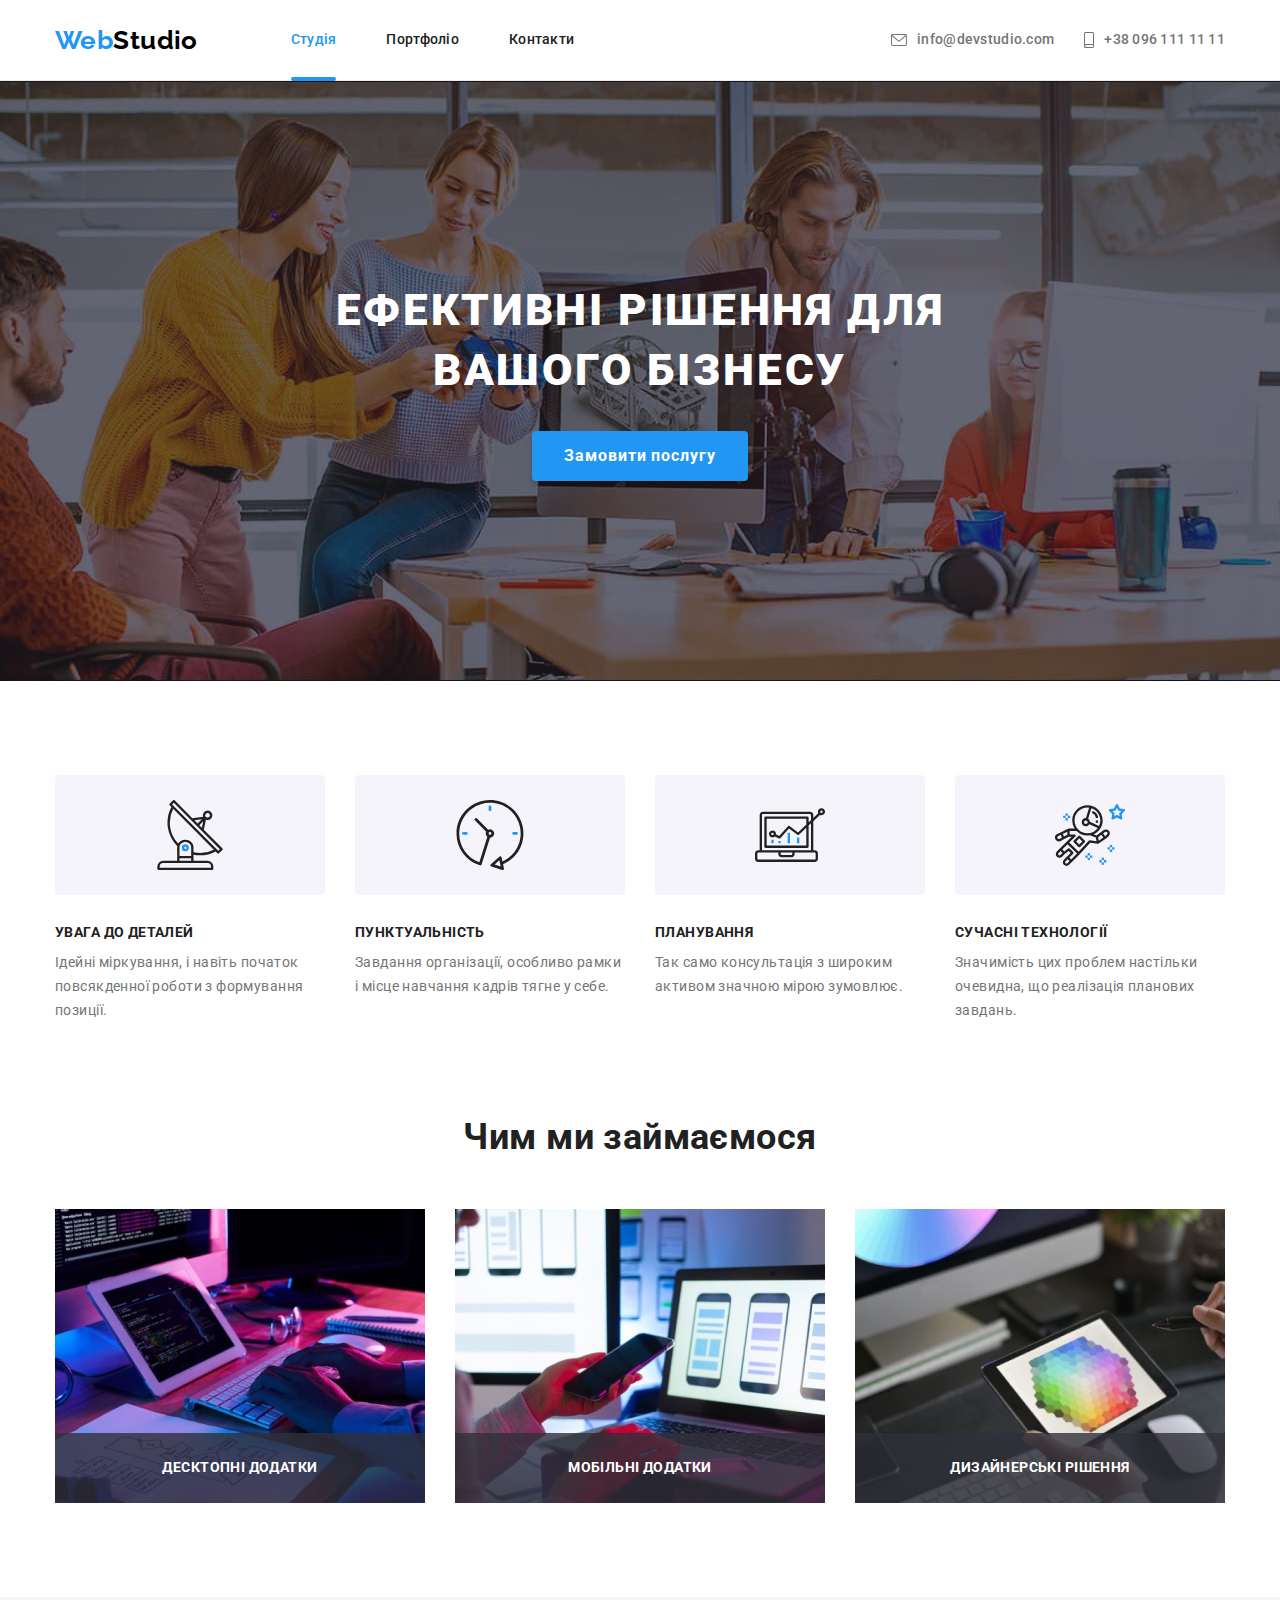
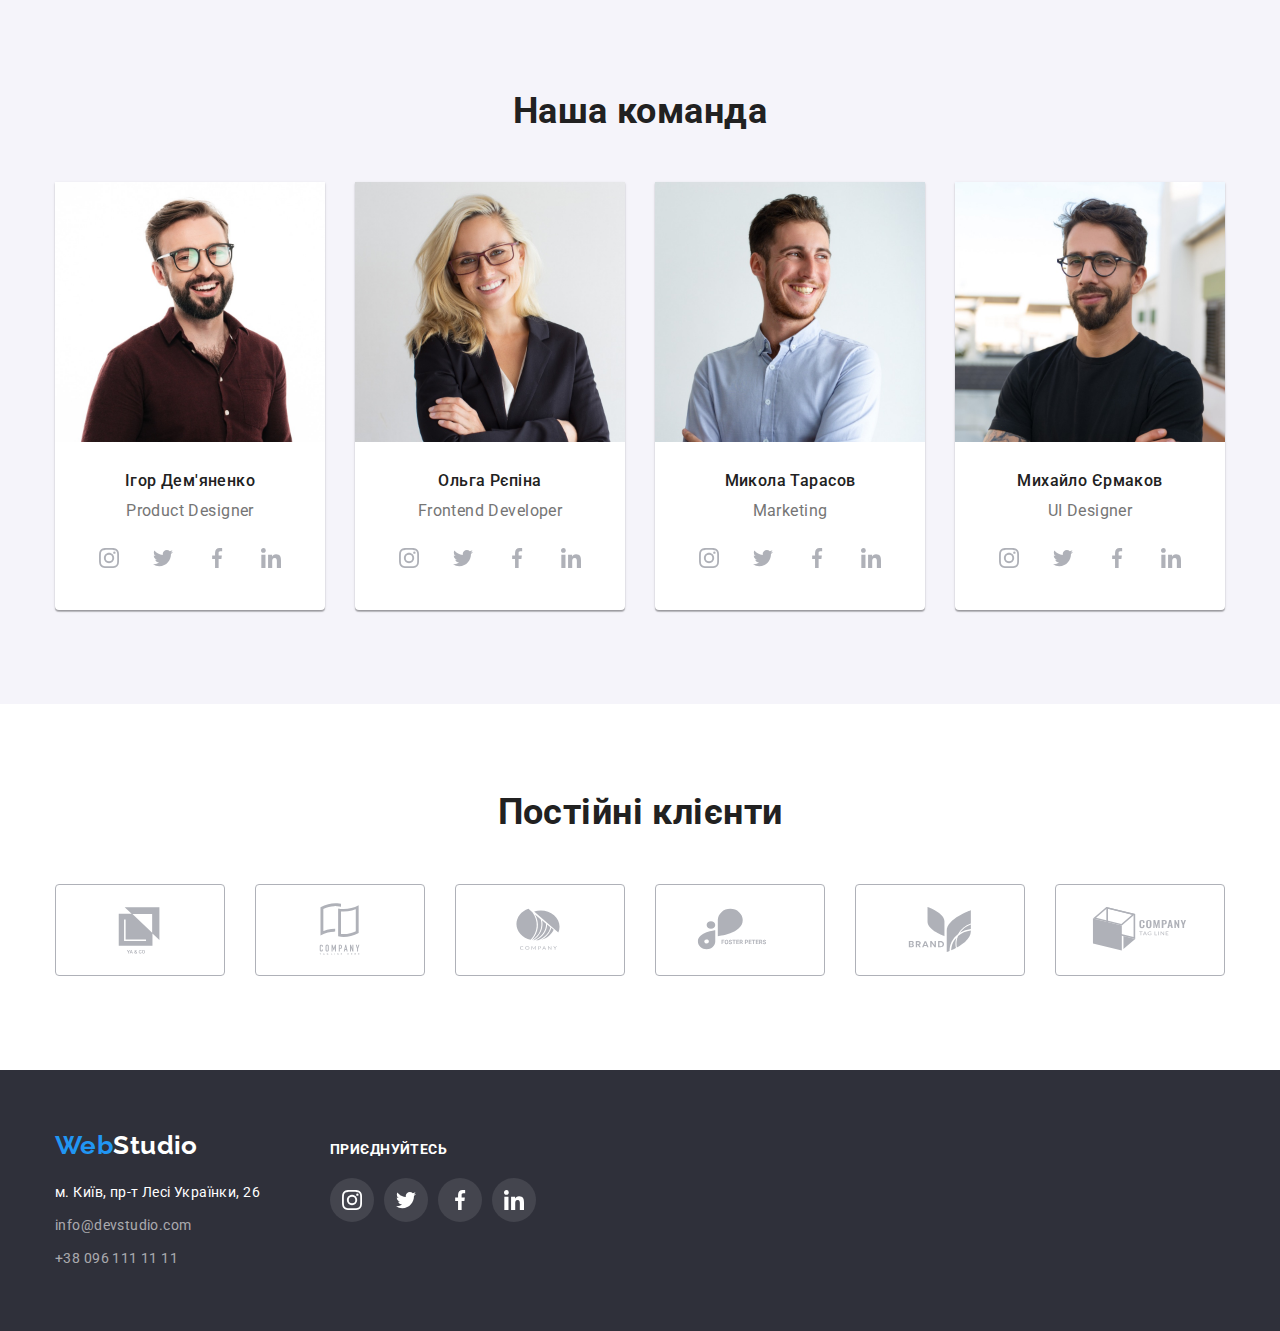
<file: index.html>
<!DOCTYPE html>
<html lang="uk">
<head>
    <meta charset="UTF-8">
    <meta http-equiv="X-UA-Compatible" content="IE=edge">
    <meta name="viewport" content="width=device-width, initial-scale=1.0">
    <title>Студія</title>
    <link href="https://fonts.googleapis.com/css2?family=Raleway:wght@700&family=Roboto:wght@400;500;700;900&display=swap"
        rel="stylesheet">
    <link rel="stylesheet" href="https://cdnjs.cloudflare.com/ajax/libs/modern-normalize/1.1.0/modern-normalize.min.css">
    <link rel="stylesheet" href="./css/styles.css">
    
</head>
<body>
    <header class="page-header">
        <nav class="site-nav container">
                <a class="logo" href="./index.html"><span>Web</span>Studio</a>
                <ul class="nav-links">
                    <li><a class="link current-page"  href="./index.html">Студія</a></li>
                    <li><a class="link" href="./portfolio.html">Портфоліо</a></li>
                    <li><a class="link" href="#">Контакти</a></li>
                </ul>
            
                <ul class="contacts">
                    
                    <li>
                            
                        <a class="link" href="mailto:info@devstudio.com">
                        <svg class="icon-envelope" width="16" height="12">
                            <use href="./images/icons.svg#envelope"></use>
                            </svg>info@devstudio.com</a></li>
                    
                    <li>
                        
                        <a class="link" href="tel:+380961111111">
                        <svg class="icon-smartphone" width="10" height="16">
                            <use href="./images/icons.svg#smartphone"></use>
                        </svg>+38 096 111 11 11</a></li>
            
                </ul>
        </nav>
        
        
    </header>
    <main>
        <section class="hero background">
            <div class="container">
                <h1 class="hero-title">Ефективні рішення для вашого бізнесу</h1>
                <button class="button" type="button" data-modal-open> Замовити послугу </button>
            </div>
        </section>
        <section class="features">
            <div class="container">
                    <h2 class="hidden-title">Особливості</h2>
                    <ul class="features-list">
                        <li>
                            <div class="features-thumb">
                                <svg class="features-icons" width="70" height="70">
                                <use href="./images/icons.svg#antenna"></use>
                            </svg></div>
                            <h3 class="features-title">УВАГА ДО ДЕТАЛЕЙ</h3>
                            <p class="features-desc">Ідейні міркування, і навіть початок повсякденної роботи з формування позиції.
                            </p>
                        </li>
                        <li>
                            <div class="features-thumb">
                                <svg class="features-icons" width="70" height="70">
                                <use href="./images/icons.svg#clock"></use>
                            </svg></div>
                            <h3 class="features-title">ПУНКТУАЛЬНІСТЬ</h3>
                            <p class="features-desc">Завдання організації, особливо рамки і місце навчання кадрів тягне у себе.
                            </p>
                        </li>
                        <li>
                            <div class="features-thumb">
                                <svg class="features-icons" width="70" height="70">
                                <use href="./images/icons.svg#diagram"></use>
                            </svg></div>
                            <h3 class="features-title">ПЛАНУВАННЯ</h3>
                            <p class="features-desc">Так само консультація з широким активом значною мірою зумовлює.
                            </p>
                        </li>
                        <li>
                            <div class="features-thumb">
                                <svg class="features-icons" width="70" height="70">
                                <use href="./images/icons.svg#astronaut"></use>
                            </svg></div>
                            <h3 class="features-title">СУЧАСНІ ТЕХНОЛОГІЇ</h3>
                            <p class="features-desc">Значимість цих проблем настільки очевидна, що реалізація планових завдань.</p>
                        </li>
                    </ul>
            </div>
        </section>
        <section class="working-process">
            <div class="container">
                <h2 class="section-title">Чим ми займаємося</h2>
                <ul class="process-img">
                <li> <img src="images/box-1-2.jpg" alt="процес написання коду" width="370" height="294">
                <p class="lable">Десктопні додатки</p></li>
                <li> <img src="images/box-2-2.jpg" alt="робота з макетами" width="370" height="294">
                <p class="lable">Мобільні додатки</p></li>
                <li> <img src="images/box-3-2.jpg" alt="підбір кольору" width="370" height="294">
                <p class="lable">Дизайнерські рішення</p></li>
                </ul>
            </div>
        </section>
        <section class="team">
            <div class="container">
            <h2 class="section-title">Наша команда</h2>
            <ul class="team-cards">
                <li class="team-card">
                    <img src="images/img-1.jpg" alt="чоловік з бородою в окулярах і коричневій сорочці " width="270" height="260">
                    <div>
                        <h3>Ігор Дем'яненко</h3> 
                        <p lang="en">Product Designer</p>
                        <ul class="socials">
                        <li>
                            <a class="social-btn" href="" rel="noopener noreferrer"> 
                            <svg class="btn-icon" width="20" height="20">
                                <use href="./images/icons.svg#instagram"></use>
                            </svg>
                            </a>
                        </li>
                        <li >
                            <a class="social-btn"  href="" rel="noopener noreferrer">
                            <svg class="btn-icon" width="20" height="20">
                                <use href="./images/icons.svg#twitter"></use>
                            </svg>
                            </a></li>
                        <li >
                            <a class="social-btn" href="" rel="noopener noreferrer">
                            <svg class="btn-icon" width="20" height="20">
                                <use href="./images/icons.svg#facebook"></use>
                            </svg>
                            </a></li>
                        <li >
                            <a class="social-btn" href="" rel="noopener noreferrer">
                            <svg class="btn-icon" width="20" height="20">
                                <use href="./images/icons.svg#linkedin"></use>
                            </svg>
                            </a></li>
                    </ul></div>
                </li>
                    
                <li class="team-card"><img src="images/img-2.jpg" alt="блондинка в окулярах і чорному жакеті посміхається " width="270" height="260">
                <div><h3>Ольга Рєпіна</h3>
                <p lang="en">Frontend Developer</p>
                <ul class="socials">
                <li>
                    <a class="social-btn" href="" rel="noopener noreferrer">
                        <svg class="btn-icon" width="20" height="20">
                            <use href="./images/icons.svg#instagram"></use>
                        </svg>
                    </a>
                </li>
                <li>
                    <a class="social-btn" href="" rel="noopener noreferrer" >
                        <svg class="btn-icon" width="20" height="20">
                            <use href="./images/icons.svg#twitter"></use>
                        </svg>
                    </a>
                </li>
                <li>
                    <a class="social-btn" href="" rel="noopener noreferrer">
                        <svg class="btn-icon" width="20" height="20">
                            <use href="./images/icons.svg#facebook"></use>
                        </svg>
                    </a>
                </li>
                <li>
                    <a class="social-btn" href="" rel="noopener noreferrer">
                        <svg class="btn-icon" width="20" height="20">
                            <use href="./images/icons.svg#linkedin"></use>
                        </svg>
                    </a>
                </li>
            </ul></div>
            </li>
                <li class="team-card"><img src="images/img-3.jpg" alt="чоловік в блакитній сорочці посміхається " width="270" height="260">
                <div><h3>Микола Тарасов</h3> 
                <p lang="en">Marketing</p>
                <ul class="socials">
                    <li>
                        <a class="social-btn" href="" rel="noopener noreferrer">
                            <svg class="btn-icon" width="20" height="20">
                                <use href="./images/icons.svg#instagram"></use>
                            </svg>
                        </a>
                    </li>
                    <li>
                        <a class="social-btn" href="" rel="noopener noreferrer">
                            <svg class="btn-icon" width="20" height="20">
                                <use href="./images/icons.svg#twitter"></use>
                            </svg>
                        </a>
                    </li>
                    <li>
                        <a class="social-btn" href="" rel="noopener noreferrer">
                            <svg class="btn-icon" width="20" height="20">
                                <use href="./images/icons.svg#facebook"></use>
                            </svg>
                        </a>
                    </li>
                    <li>
                        <a class="social-btn" href="" rel="noopener noreferrer">
                            <svg class="btn-icon" width="20" height="20">
                                <use href="./images/icons.svg#linkedin"></use>
                            </svg>
                        </a>
                    </li>
                </ul></div>
            </li>
            <li class="team-card"><img src="images/img-4.jpg" alt="чоловік з бородою в окулярах і чорній футболці  " width="270" height="260">
                <div><h3>Михайло Єрмаков</h3> 
                <p lang="en">UI Designer</p>
                <ul class="socials">
                    <li>
                        <a class="social-btn" href="" rel="noopener noreferrer">
                            <svg class="btn-icon" width="20" height="20">
                                <use href="./images/icons.svg#instagram"></use>
                            </svg>
                        </a>
                    </li>
                    <li>
                        <a class="social-btn" href="" rel="noopener noreferrer">
                            <svg class="btn-icon" width="20" height="20">
                                <use href="./images/icons.svg#twitter"></use>
                            </svg>
                        </a>
                    </li>
                    <li>
                        <a class="social-btn" href="" rel="noopener noreferrer">
                            <svg class="btn-icon" width="20" height="20">
                                <use href="./images/icons.svg#facebook"></use>
                            </svg>
                        </a>
                    </li>
                    <li>
                        <a class="social-btn" href="" rel="noopener noreferrer">
                            <svg class="btn-icon" width="20" height="20">
                                <use href="./images/icons.svg#linkedin"></use>
                            </svg>
                        </a>
                    </li>
                </ul></div>
            </li>
            </ul>
            </div>
        </section>
        <section class="clients">
            <div class="container">
                <h2 class="section-title">Постійні клієнти</h2>  
                <ul>
                    <li ><a class="clients-item" href="" rel="noopener noreferrer">
                        <svg class="clients-logo" width="106" height="60">
                            <use href="./images/icons.svg#Logo-1"></use>
                        </svg>
                        </a>
                    </li>
                    <li ><a class="clients-item" href="" rel="noopener noreferrer">
                            <svg class="clients-logo" width="106" height="60">
                                <use href="./images/icons.svg#Logo-2"></use>
                            </svg>
                        </a>
                    </li>
                    <li ><a class="clients-item" href="" rel="noopener noreferrer">
                            <svg class="clients-logo" width="106" height="60">
                                <use href="./images/icons.svg#Logo-3"></use>
                            </svg>
                        </a>
                    </li>
                    <li ><a class="clients-item" href="" rel="noopener noreferrer">
                            <svg class="clients-logo" width="106" height="60">
                                <use href="./images/icons.svg#Logo-4"></use>
                            </svg>
                        </a>
                    </li>
                    <li ><a class="clients-item" href="" rel="noopener noreferrer">
                            <svg class="clients-logo" width="106" height="60">
                                <use href="./images/icons.svg#Logo-5"></use>
                            </svg>
                        </a>
                    </li>
                    <li ><a class="clients-item" href="" rel="noopener noreferrer">
                            <svg class="clients-logo" width="106" height="60">
                                <use href="./images/icons.svg#Logo-6"></use>
                            </svg>
                        </a>
                    </li>
        

                </ul>

            </div> 
        </section>
    </main>
    <footer class="footer">
        <div class="container">
            <div class="footer-flex">
                <div><a class="logo" href="./index.html"><span>Web</span>Studio</a>
                <address >
                    <ul>
                        <li> <a class="address" href="https://goo.gl/maps/Kr54QGm5XWJGk6s87" target="_blank" rel="noopener nofollow" >м. Київ, пр-т Лесі Українки, 26</a></li>
                        <li> <a class="contacts" href="mailto:info@devstudio.com">info@devstudio.com</a> </li>
                        <li><a class="contacts" href="tel:+380961111111">+38 096 111 11 11</a></li>
                    </ul>
                </address>
                </div>
            <div class="join">
                <p>Приєднуйтесь</p>
                <ul class="footer-socials">
                    <li>
                        <a class="social-btn footer-social-btn" href="" rel="noopener noreferrer">
                        <svg class="btn-icon" width="20" height="20">
                            <use href="./images/icons.svg#instagram"></use>
                        </svg>
                    </a>
                    </li>
                    <li>
                    <a class="social-btn footer-social-btn" href="" rel="noopener noreferrer">
                        <svg class="btn-icon" width="20" height="20">
                            <use href="./images/icons.svg#twitter"></use>
                        </svg>
                    </a>
                    </li>
                    <li>
                    <a class="social-btn footer-social-btn" href="" rel="noopener noreferrer">
                        <svg class="btn-icon" width="20" height="20">
                            <use href="./images/icons.svg#facebook"></use>
                        </svg>
                    </a>
                    </li>
                    <li>
                    <a class="social-btn footer-social-btn" href="" rel="noopener noreferrer">
                        <svg class="btn-icon" width="20" height="20">
                            <use href="./images/icons.svg#linkedin"></use>
                        </svg>
                    </a>
                    </li>
                
                </ul></div>
            </div>
        </div>
        
    </footer>
    <div class="backdrop is-hidden" data-modal>
        <div class="modal">
            <button type="button" class="close-modal-btn" data-modal-close >
                <svg class="close-icon" width="18" height="18">
                    <use href="./images/icons.svg#modal-close"></use>
                </svg>
            </button>
        </div>
    </div>
    <script src="./js/modal.js"></script>

</body>
</html>
</file>
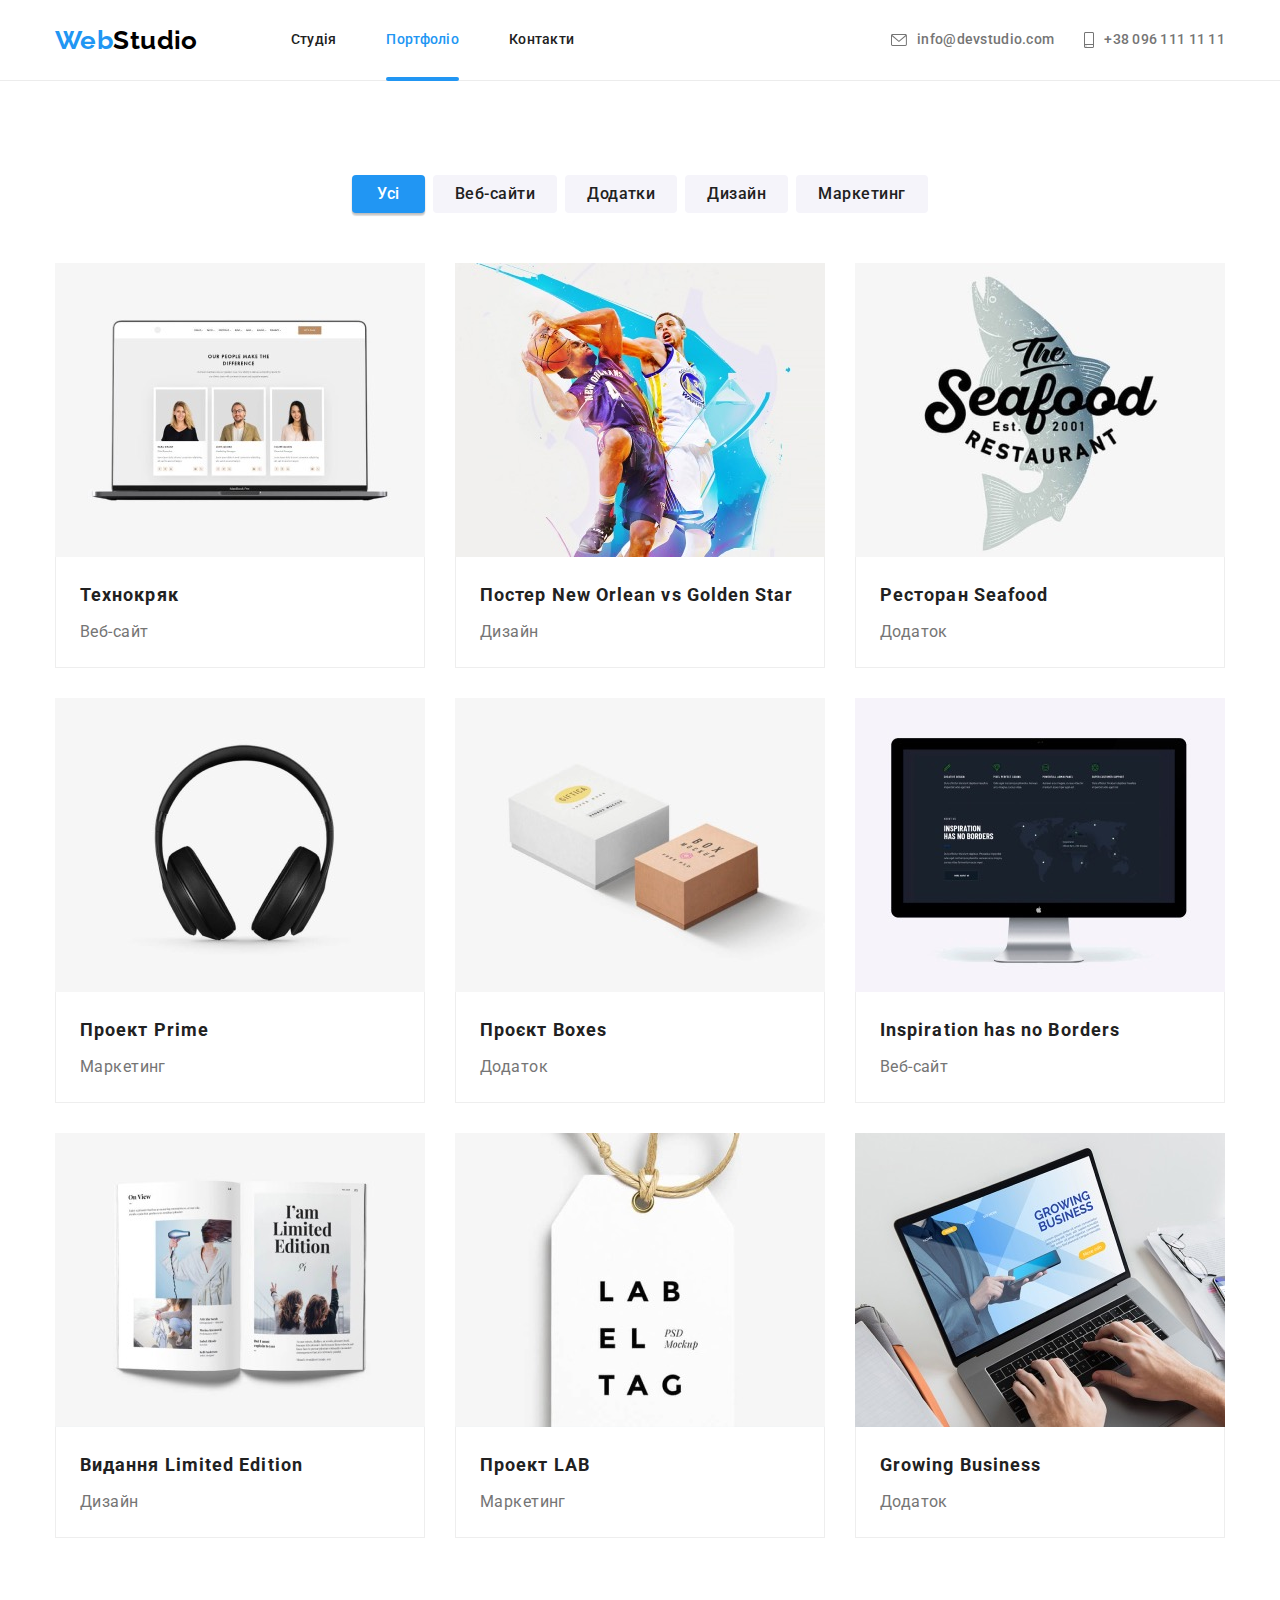
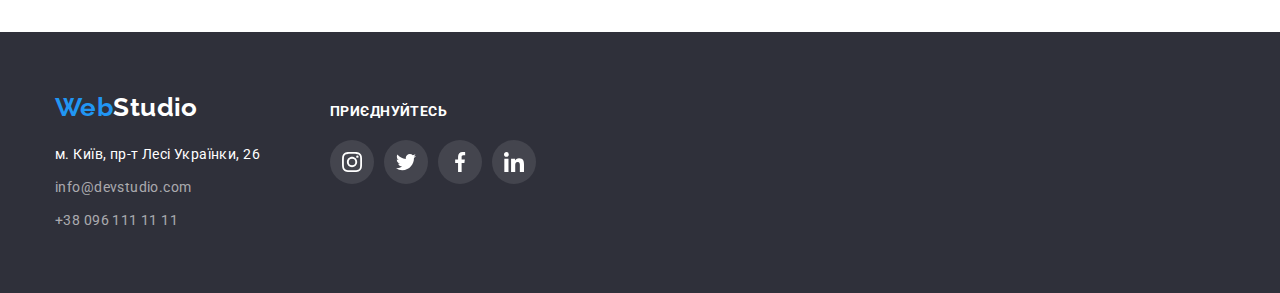
<file: portfolio.html>
<!DOCTYPE html>
<html lang="uk">
<head>
    <meta charset="UTF-8">
    <meta http-equiv="X-UA-Compatible" content="IE=edge">
    <meta name="viewport" content="width=device-width, initial-scale=1.0">
    <title>Портфоліо</title>
    <link href="https://fonts.googleapis.com/css2?family=Raleway:wght@700&family=Roboto:wght@400;500;700;900&display=swap"
        rel="stylesheet">
    <link rel="stylesheet" href="https://cdnjs.cloudflare.com/ajax/libs/modern-normalize/1.1.0/modern-normalize.min.css">
    <link rel="stylesheet" href="./css/styles.css">
    
</head>
<body>
    <header class="page-header">
        <nav class="site-nav container">
            <a class="logo" href="./index.html"><span>Web</span>Studio</a>
            <ul class="nav-links">
                <li><a class="link" href="./index.html">Студія</a></li>
                <li><a class="link current-page" href="./portfolio.html">Портфоліо</a></li>
                <li><a class="link" href="#">Контакти</a></li>
            </ul>
    
            <ul class="contacts">
    
                <li>
    
                    <a class="link" href="mailto:info@devstudio.com">
                        <svg class="icon-envelope" width="16" height="12">
                            <use href="./images/icons.svg#envelope"></use>
                        </svg>info@devstudio.com</a>
                </li>
    
                <li>
    
                    <a class="link" href="tel:+380961111111">
                        <svg class="icon-smartphone" width="10" height="16">
                            <use href="./images/icons.svg#smartphone"></use>
                        </svg>+38 096 111 11 11</a>
                </li>
    
            </ul>
        </nav>
    
    
    </header>

<main>
    <section class="projects"> 
        <div class="container">
        <h1 class="hidden-title">Портфоліо</h1>
        <ul class="filters">
            <li><button class="filter-btn current-filter" type="button">Усі</button></li>
            <li><button class="filter-btn" type="button">Веб-сайти</button></li>
            <li><button class="filter-btn" type="button">Додатки</button></li>
            <li><button class="filter-btn" type="button">Дизайн</button></li>
            <li><button class="filter-btn" type="button">Маркетинг</button></li>
        </ul>
        <ul class="prj-cards">
            <li class="project-card"> 
                <a class="prj-link-wrapper" href="#">
                <div class="prj-img-wrapper"><img src="./images/prj-1.jpg" alt="сайт на экрані ноутбуку" width="370"
            height="294" >
                <p class="overlay">Ресурс пропонує комплексні пропозиції з різним рівнем функціоналу та сервісів. Все це дозволить відвідувачу отримати
                вичерпні відомості про компанію чи приватну особу.</p></div>
                <div  class="card-border"> <h2>Технокряк</h2>
                <p class="prj-type">Веб-сайт</p>
                </div></a></li>
            <li class="project-card"> 
                <a  class="prj-link-wrapper" href="#"> 
                <div class="prj-img-wrapper"> <img src="./images/prj-2.jpg" alt="два чоловіка грають в баскетбол" width="370"
            height="294">
            <p class="overlay">Ресурс пропонує комплексні пропозиції з різним рівнем функціоналу та сервісів. Все це дозволить
            відвідувачу отримати
            вичерпні відомості про компанію чи приватну особу.</p></div>
                <div class="card-border"><h2>Постер New Orlean vs Golden Star</h2>
                <p class="prj-type" >Дизайн</p>
            </div></a>
            </li>
            <li class="project-card">
                <a class="prj-link-wrapper" href="#">
                    <div class="prj-img-wrapper"><img src="./images/prj-3.jpg" alt="логотип рибного ресторану" width="370"
                            height="294">
                        <p class="overlay">Ресурс пропонує комплексні пропозиції з різним рівнем функціоналу та сервісів. Все це
                            дозволить відвідувачу отримати
                            вичерпні відомості про компанію чи приватну особу.</p>
                    </div>
                    <div class="card-border">
                        <h2>Ресторан Seafood</h2>
                        <p class="prj-type">Додаток</p>
                    </div>
                </a>
            </li>
            <li class="project-card">
                <a class="prj-link-wrapper" href="#">
                    <div class="prj-img-wrapper"><img src="./images/prj-4.jpg" alt="навушники" width="370"
                            height="294">
                        <p class="overlay">Ресурс пропонує комплексні пропозиції з різним рівнем функціоналу та сервісів. Все це
                            дозволить відвідувачу отримати
                            вичерпні відомості про компанію чи приватну особу.</p>
                    </div>
                    <div class="card-border">
                        <h2>Проект Prime</h2>
                        <p class="prj-type">Маркетинг</p>
                    </div>
                </a>
            </li>
            <li class="project-card">
                <a class="prj-link-wrapper" href="#">
                    <div class="prj-img-wrapper"><img src="./images/prj-5.jpg" alt="дві коробки" width="370"
                            height="294">
                        <p class="overlay">Ресурс пропонує комплексні пропозиції з різним рівнем функціоналу та сервісів. Все це
                            дозволить відвідувачу отримати
                            вичерпні відомості про компанію чи приватну особу.</p>
                    </div>
                    <div class="card-border">
                        <h2>Проєкт Boxes</h2>
                        <p class="prj-type">Додаток</p>
                    </div>
                </a>
            </li>
            <li class="project-card">
                <a class="prj-link-wrapper" href="#">
                    <div class="prj-img-wrapper"><img src="./images/prj-6.jpg" alt="монітор" width="370" height="294">
                        <p class="overlay">Ресурс пропонує комплексні пропозиції з різним рівнем функціоналу та сервісів. Все це
                            дозволить відвідувачу отримати
                            вичерпні відомості про компанію чи приватну особу.</p>
                    </div>
                    <div class="card-border">
                        <h2>Inspiration has no Borders</h2>
                        <p class="prj-type">Веб-сайт</p>
                    </div>
                </a>
            </li>
                        <li class="project-card">
                            <a class="prj-link-wrapper" href="#">
                                <div class="prj-img-wrapper"><img src="./images/prj-7.jpg" alt="відкритий журнал" width="370" height="294">
                                    <p class="overlay">Ресурс пропонує комплексні пропозиції з різним рівнем функціоналу та сервісів. Все це
                                        дозволить відвідувачу отримати
                                        вичерпні відомості про компанію чи приватну особу.</p>
                                </div>
                                <div class="card-border">
                                    <h2>Видання Limited Edition</h2>
                                    <p class="prj-type">Дизайн</p>
                                </div>
                            </a>
                        </li>
                        <li class="project-card">
                            <a class="prj-link-wrapper" href="#">
                                <div class="prj-img-wrapper"><img src="./images/prj-8.jpg" alt="ярлик бренду" width="370" height="294">
                                    <p class="overlay">Ресурс пропонує комплексні пропозиції з різним рівнем функціоналу та сервісів. Все це
                                        дозволить відвідувачу отримати
                                        вичерпні відомості про компанію чи приватну особу.</p>
                                </div>
                                <div class="card-border">
                                    <h2>Проект LAB</h2>
                                    <p class="prj-type">Маркетинг</p>
                                </div>
                            </a>
                        </li>
            <li class="project-card">
                <a class="prj-link-wrapper" href="#">
                    <div class="prj-img-wrapper"><img src="./images/prj-9.jpg" alt="зображення сайту на ноутбуці" width="370" height="294">
                        <p class="overlay">Ресурс пропонує комплексні пропозиції з різним рівнем функціоналу та сервісів. Все це
                            дозволить відвідувачу отримати
                            вичерпні відомості про компанію чи приватну особу.</p>
                    </div>
                    <div class="card-border">
                        <h2>Growing Business</h2>
                        <p class="prj-type">Додаток</p>
                    </div>
                </a>
            </li>
        </ul>
        </div>
    </section>
</main>
<footer class="footer">
    <div class="container">
        <div class="footer-flex">
            <div><a class="logo" href="./index.html"><span>Web</span>Studio</a>
                <address>
                    <ul>
                        <li> <a class="address" href="https://goo.gl/maps/Kr54QGm5XWJGk6s87" target="_blank"
                                rel="noopener nofollow">м. Київ, пр-т Лесі Українки, 26</a></li>
                        <li> <a class="contacts" href="mailto:info@devstudio.com">info@devstudio.com</a> </li>
                        <li><a class="contacts" href="tel:+380961111111">+38 096 111 11 11</a></li>
                    </ul>
                </address>
            </div>
            <div class="join">
                <p>Приєднуйтесь</p>
                <ul class="footer-socials">
                    <li>
                        <a class="social-btn footer-social-btn" href="" rel="noopener noreferrer">
                            <svg class="btn-icon" width="20" height="20">
                                <use href="./images/icons.svg#instagram"></use>
                            </svg>
                        </a>
                    </li>
                    <li>
                        <a class="social-btn footer-social-btn" href="" rel="noopener noreferrer">
                            <svg class="btn-icon" width="20" height="20">
                                <use href="./images/icons.svg#twitter"></use>
                            </svg>
                        </a>
                    </li>
                    <li>
                        <a class="social-btn footer-social-btn" href="" rel="noopener noreferrer">
                            <svg class="btn-icon" width="20" height="20">
                                <use href="./images/icons.svg#facebook"></use>
                            </svg>
                        </a>
                    </li>
                    <li>
                        <a class="social-btn footer-social-btn" href="" rel="noopener noreferrer">
                            <svg class="btn-icon" width="20" height="20">
                                <use href="./images/icons.svg#linkedin"></use>
                            </svg>
                        </a>
                    </li>
                </ul></div>
            </div>
        </div>
</footer>


</body>
</html>
</file>
<file: css/styles.css>
:root {
  --primary-text-color: #757575;
  --title-text-color: #212121;
  --accent-color: #2196f3;
  --dark-background: #2f303a;
  --header-border: #ececec;
  --gray-background: #f5f4fa;
  --the-lightest: #ffffff;
  --hero-background: #c4c4c4;
  --icons-fill: #afb1b8;
  --overlay-background: rgba(33, 150, 243, 0.9);
  --transition-dur-and-func: 250ms cubic-bezier(0.4, 0, 0.2, 1);
}
body {
  font-family: "Roboto", "Raleway", sans-serif;
  color: var(--primary-text-color);
  background-color: var(--the-lightest);
  font-size: 14px;
  letter-spacing: 0.03em;
}
ul {
  margin: 0;
  padding: 0;
  list-style: none;
}
a {
  text-decoration: none;
}

h1,
h2,
h3,
p {
  margin: 0;
}

img {
  display: block;
  max-width: 100%;
  height: auto;
}

.container {
  width: 1200px;
  margin: 0 auto;
  padding: 0 15px;
}

/* --------HEADER------------- */
.page-header {
  border-bottom: 1px solid var(--header-border);
}
.logo {
  font-family: "Raleway";
  font-weight: 700;
  font-size: 26px;
  line-height: 1.19;

  color: #000;

  margin-right: 93px;
}
.logo span {
  color: var(--accent-color);
}
.site-nav .link {
  color: var(--title-text-color);
}
.site-nav .current-page {
  color: var(--accent-color);
}

.site-nav .link:hover,
.site-nav .link:focus,
.contacts .link:hover,
.contacts .link:focus,
.footer .contacts:hover,
.footer .contacts:focus {
  color: var(--accent-color);

}
.current-page::after{
  content: "";
  position: absolute;
  top:calc(100% - 3px);
  left: 0;

  width: 100%;
  height: 4px;

  background-color: var(--accent-color);
  border-radius: 2px;
}
.nav-links li{
  position: relative;
  
}

.contacts .link {
  color: var(--primary-text-color);
}
.link {
  display: block;
  padding-top: 32px;
  padding-bottom: 32px;
  
  font-weight: 500;
  line-height: 1.14;
  letter-spacing: 0.02em;

  transition: color var(--transition-dur-and-func);


}

.site-nav {
  display: flex;
  align-items: center;
}
.nav-links {
  display: flex;
}

.nav-links li:not(:last-child) {
  margin-right: 50px;
}

.contacts {
  display: flex;
  margin-left: auto;
  gap: 30px;
  align-items: center;
}
.contacts a {
  display: flex;
  align-items: center;
}
.icon-envelope,
.icon-smartphone {
  fill: currentColor;
  margin-right: 10px;
}
/* ----INDEX-STYLES-------- */
/* -------------MAIN---------------- */
.hero {
  padding-top: 200px;
  padding-bottom: 200px;
  text-align: center;
}
.background {
  max-width: 1600px;
  height: 600px;
  margin-left: auto;
  margin-right: auto;
  background-color: var(--hero-background);
  background-image: linear-gradient(
      to right,
      rgba(47, 48, 58, 0.4),
      rgba(47, 48, 58, 0.4)
    ),
    url(../images/hero.jpg);
  background-position: center;
  background-size: cover;
  background-repeat: no-repeat;
}

.hero-title {
  font-weight: 900;
  font-size: 44px;
  line-height: 1.36;
  text-align: center;
  letter-spacing: 0.06em;
  text-transform: uppercase;
  color: var(--the-lightest);

  width: 696px;
  margin: 0 auto 30px;
}
.button {
  min-width: 216px;
  height: 50px;
  padding: 10px;

  background: var(--accent-color);
  box-shadow: 0px 4px 4px rgba(0, 0, 0, 0.15);
  border-radius: 4px;
  border-style: none;
  font-family: inherit;
  font-weight: 700;
  font-size: 16px;
  line-height: 1.88;
  letter-spacing: 0.06em;
  color: var(--the-lightest);
  cursor: pointer;
}
.features {
  padding-top: 94px;
  padding-bottom: 94px;
}

.features-title {
  font-weight: 700;
  font-size: 14px;
  line-height: 1.14;
  text-transform: uppercase;
  color: var(--title-text-color);

  margin-bottom: 10px;
}

.features-list {
  display: flex;
}
.features-list > li {
  width: 270px;
}
.features-list li:not(:nth-child(4n)) {
  margin-right: 30px;
}
.features-thumb {
  height: 120px;
  text-align: center;
  background-color: var(--gray-background);
  padding-top: 25px;
  padding-bottom: 25px;
  border-radius: 4px;
  margin-bottom: 30px;
}
.features-desc {
  line-height: 1.71;
}
.section-title {
  font-weight: 700;
  font-size: 36px;
  line-height: 1.16;
  color: var(--title-text-color);

  margin-bottom: 50px;
}

.working-process {
  text-align: center;
  padding-bottom: 94px;
}

.process-img {
  display: flex;
}
.process-img > li:not(:nth-child(3n)) {
  margin-right: 30px;
}
.process-img li{
  position: relative;
}
.lable {
  position: absolute;
  bottom: 0;
  display: flex;
  justify-content: center;
  align-items: center;

  width: 100%;
  height: 70px;
  


font-weight: 700;
line-height: 1.14;
text-transform: uppercase;

background-color: rgba(47, 48, 58, 0.8);
color: var(--the-lightest);

}
.team {
  background-color: var(--gray-background);
  padding-top: 94px;
  padding-bottom: 94px;
  text-align: center;
}
.team-cards {
  display: flex;
}
.team-card:not(:nth-child(4n)) {
  margin-right: 30px;
}
.team-card {
  width: 270px;
  background: var(--the-lightest);
  box-shadow: 0px 1px 3px rgba(0, 0, 0, 0.12), 0px 1px 1px rgba(0, 0, 0, 0.14),
    0px 2px 1px rgba(0, 0, 0, 0.2);
  border-radius: 0px 0px 4px 4px;
}
.team-card div {
  padding-top: 30px;
  padding-bottom: 30px;
}
.team-card h3 {
  font-weight: 500;
  font-size: 16px;
  line-height: 1.18;
  text-align: center;
  color: var(--title-text-color);

  margin-bottom: 10px;
}
.team-card p {
  font-size: 16px;
  line-height: 19px;
  text-align: center;
  margin-bottom: 16px;
}
.socials {
  display: flex;
  justify-content: center;
  gap: 10px;
}

.social-btn {
  display: flex;
  width: 44px;
  height: 44px;
  border-radius: 50%;
  justify-content: center;
  align-items: center;
  transition: background-color var(--transition-dur-and-func), color var(--transition-dur-and-func);
}
.team-card .social-btn {
  color: var(--icons-fill);
}
.btn-icon {
  fill: currentColor;
}
.team-card .social-btn:hover,
.team-card .social-btn:focus {
  background-color: var(--accent-color);
  color: var(--the-lightest);
}
.clients {
  text-align: center;
  padding-top: 88px;
  padding-bottom: 94px;
}
.clients-item {
  display: flex;
  align-items: center;
  justify-content: center;
  width: 170px;
  height: 92px;
  color: var(--icons-fill);
  border: 1px solid var(--icons-fill);
  border-radius: 4px;
  transition: border-color var(--transition-dur-and-func), color var(--transition-dur-and-func);
}
.clients ul {
  display: flex;
}
.clients ul > li + li {
  margin-left: 30px;
}
.clients-logo {
  fill: currentColor;
}
.clients-item:hover,
.clients-item:focus {
  border-color: var(--accent-color);
  color: var(--accent-color);
}

/* -------PORTFOLIO-STYLES-------- */
.projects {
  padding-top: 94px;
  padding-bottom: 94px;
}
.hidden-title {
  position: absolute;
  white-space: nowrap;
  width: 1px;
  height: 1px;
  overflow: hidden;
  border: 0;
  padding: 0;
  clip: rect(0 0 0 0);
  clip-path: inset(50%);
  margin: -1px;
}
.filters {
  display: flex;
  gap: 8px;
  justify-content: center;

  margin-bottom: 50px;
}

.filter-btn {
  padding: 6px 22px;
  transition: background-color var(--transition-dur-and-func), color var(--transition-dur-and-func), box-shadow var(--transition-dur-and-func);

  font-family: inherit;
  font-weight: 500;
  font-size: 16px;
  line-height: 1.62;
  letter-spacing: 0.03em;

  color: var(--title-text-color);
  background: var(--gray-background);
  border-radius: 4px;
  border-style: none;
  cursor: pointer;

  
}
.filter-btn:hover,
.filter-btn:focus,
.current-filter {
  background-color: var(--accent-color);
  color: var(--the-lightest);
  box-shadow: 0px 3px 1px rgba(0, 0, 0, 0.1), 0px 1px 2px rgba(0, 0, 0, 0.08),
    0px 2px 2px rgba(0, 0, 0, 0.12);
}
.current-filter {
  padding: 6px 25px;
}
.prj-cards {
  display: flex;
  flex-wrap: wrap;
}
.project-card {
  width: calc((100% - 60px) / 3);
}
.project-card:not(:nth-child(3n)) {
  margin-right: 30px;
}
.project-card:not(:nth-last-child(-n + 3)) {
  margin-bottom: 30px;
}
.card-border {
  border: 1px solid #eeeeee;
  border-top: none;

  padding: 20px 24px;
}
.project-card h2 {
  font-weight: 700;
  font-size: 18px;
  line-height: 2;
  letter-spacing: 0.06em;
  color: var(--title-text-color);

  margin-bottom: 4px;
}
.prj-type {
  font-size: 16px;
  line-height: 1.88;
  color: var(--primary-text-color);
}
.prj-link-wrapper {
  display: block;
  transition: box-shadow var(--transition-dur-and-func) ;
}
.prj-link-wrapper:hover,
.prj-link-wrapper:focus {
  box-shadow: 0px 1px 1px rgba(0, 0, 0, 0.12), 0px 4px 4px rgba(0, 0, 0, 0.06),
    1px 4px 6px rgba(0, 0, 0, 0.16);
}
.prj-img-wrapper {
  position: relative;
  overflow: hidden;
}
.overlay {
  position: absolute;
  top: 0;
  left: 0;
  overflow: auto;
  transform: translateY(100%);
  transition: transform var(--transition-dur-and-func);

  height: 100%;
  width: 100%;
  padding: 62px 24px;

  font-weight: 400;
  font-size: 18px;
  line-height: 1.56;

  background-color: var(--overlay-background);
  color: var(--the-lightest);
}
.prj-link-wrapper:hover .overlay,
.prj-link-wrapper:focus .overlay {
  transform: translateY(0);
}
/* ----------FOOTER-------- */
.footer {
  background-color: var(--dark-background);

  padding-top: 60px;
  padding-bottom: 60px;
}
.footer .logo {
  color: var(--the-lightest);

  display: inline-block;
  margin-right: 0;
  margin-bottom: 20px;
}
.address,
.footer .contacts {
  font-style: normal;
  font-weight: 400;
  line-height: 1.71;

  color: var(--the-lightest);
  transition: color var(--transition-dur-and-func);
}
.address:hover,
.address:focus{
  color: var(--accent-color);
}
.footer .contacts {
  color: rgba(255, 255, 255, 0.6);

  display: block;
}
address li + li {
  margin-top: 9px;
}
.footer-flex {
  display: flex;
  align-items: baseline;
}
.join {
  margin-left: 70px;
}
.join p {
  font-weight: 700;
  font-size: 14px;
  line-height: 1.14;
  text-transform: uppercase;
  color: var(--the-lightest);
  margin-bottom: 20px;
}
.footer-social-btn {
  color: var(--the-lightest);
  background-color: rgba(255, 255, 255, 0.1);
  margin-top: 0;
}
.footer-social-btn:hover,
.footer-social-btn:focus {
  background-color: var(--accent-color);
}
.footer-socials {
  display: flex;
}
.footer-socials li + li {
  margin-left: 10px;
}
/* ----MODAL-STYLES---------- */
.backdrop{
  position: fixed;
  top: 0;
  left: 0;
  width: 100%;
  height: 100%;
  z-index: 100;
  opacity: 1;

  background-color:  rgba(0, 0, 0, 0.2);;
transition:opacity var(--transition-dur-and-func)  ;
}
.backdrop.is-hidden{
visibility: hidden;
opacity: 0;
pointer-events: none;
scale: 0;
}
.modal {
  position: absolute;
  top: 50%;
  left: 50%;
  transform: translate(-50%, -50%);
  width: 528px;
  height: 581px;
  scale: 1;
  transition:  scale var(--transition-dur-and-func);


  background-color: var(--the-lightest);
  box-shadow: 0px 1px 3px rgba(0, 0, 0, 0.12), 0px 1px 1px rgba(0, 0, 0, 0.14), 0px 2px 1px rgba(0, 0, 0, 0.2);
  border-radius: 4px;
}
.close-modal-btn {
  position: absolute;
  top:8px;
  right: 8px;
  display: flex;
  align-items: center;
  justify-content: center;
  width: 30px;
  height: 30px;

  border-radius: 50%;
  padding: 0;
  cursor: pointer;
  background-color: transparent;
  border: 1px solid rgba(0, 0, 0, 0.1);
}
</file>
